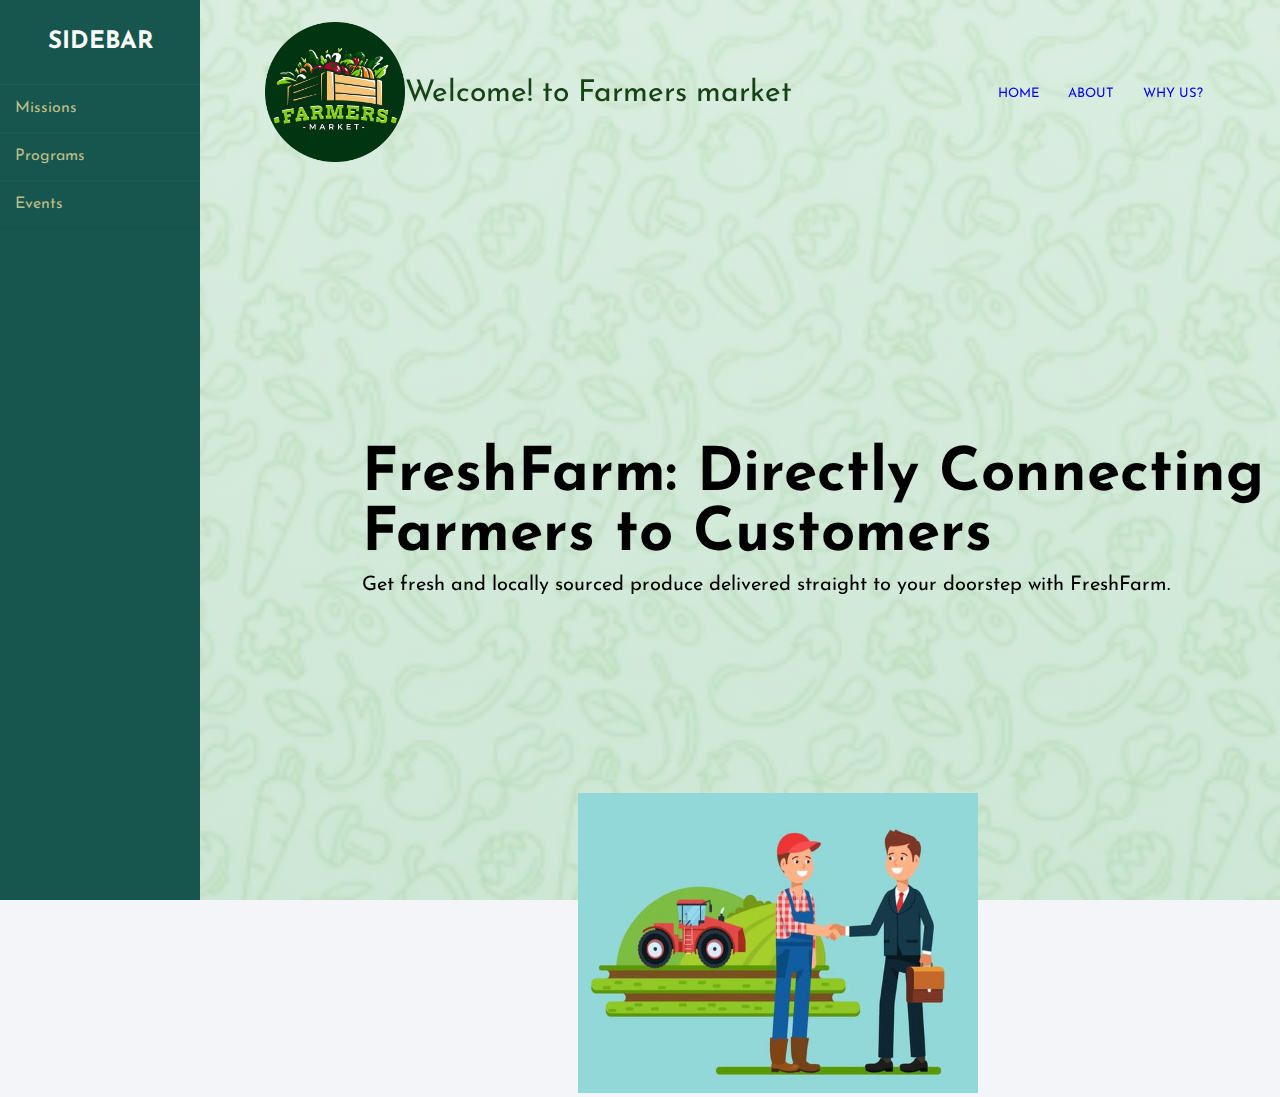
<file: index.html>
<!DOCTYPE html>
<html>
  <head>
    <meta name="viewport" content="with=device-width,initial-scale=1.0"> 
    <title>Farmer's Market</title>
    <link rel="stylesheet" href="style.css">
  </head>
  <body>
    <div class="wrapper">
        <div class="sidebar">
            <h2>Sidebar</h2>
            <ul>
                <li><a href="mission.html">Missions</a></li>
                <li><a href="programs.html">Programs</a></li>
                <li><a href="events.html">Events</a></li>
            </ul>
        </div>
    <section class="header">
        <nav>
            <a href="index.html"><img src="images/logo.png"></a>
            <p>Welcome! to Farmers market</p>
            <div class="nav-links">
                <ul class="nav-list">
                    <li><a href="index.html">HOME</a></li>
                    <li><a href="about.html">ABOUT</a></li>
                    <li><a href="whyus.html">WHY US?</a></li>
                </ul>
            </div>
        </nav>
    <div class="text-box">
        <h1>FreshFarm: Directly Connecting Farmers to Customers</h1>
        <p>Get fresh and locally sourced produce delivered straight to your doorstep with FreshFarm.</p>
    </div>
    <div class="image_main">
        <a href="index.html">
            <img src="images/mainimage.jpeg" width="400" height="300">
        </a>
    </div>
    </section>
  </body>
</html>
</file>
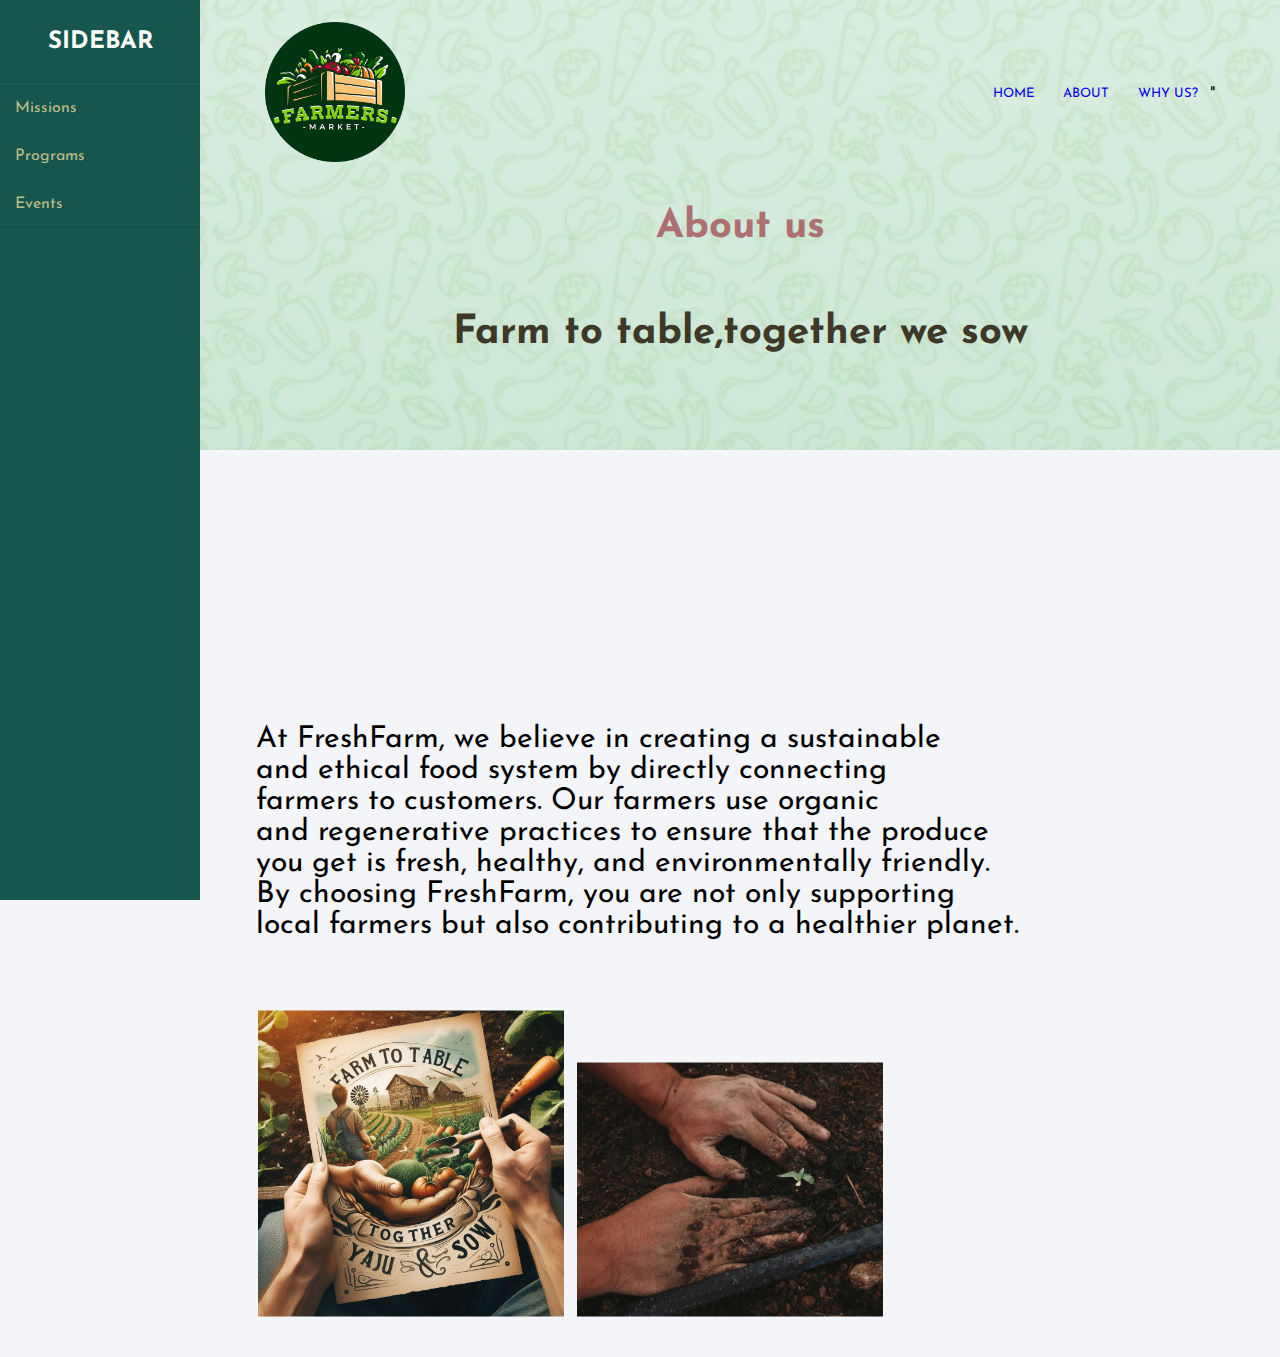
<file: about.html>
<!DOCTYPE html>
<html>
  <head>
    <meta name="viewport" content="with=device-width,initial-scale=1.0"> 
    <title>Farmer's Market</title>
    <link rel="stylesheet" href="style.css">
  </head>
  <body>
    <div class="wrapper">
        <div class="sidebar">
            <h2>Sidebar</h2>
            <ul>
                <li><a href="mission.html">Missions</a></li>
                <li><a href="programs.html">Programs</a></li>
                <li><a href="events.html">Events</a></li>
            </ul>
        </div>
    <section class="sub-header">
        <nav>
            <a href="index.html"><img src="images/logo.png"></a>
            <div class="nav-links">
                <ul class="nav-list">
                    <li><a href="index.html">HOME</a></li>
                    <li><a href="about.html">ABOUT</a></li>
                    <li><a href="whyus.html">WHY US?</a></li>
                </ul>
            </div>
            <i class="fa fa-bars" onclick="showMenu()"></i>"
        </nav>
        <h1>About us</h1>
        <p><b>Farm to table,together we sow</b></p>
    </section>
    <section class="about-us">
        <div class="row">
            <p>At FreshFarm, we believe in creating a sustainable<br>and ethical food system by directly connecting<br>farmers to customers. Our farmers use organic<br>and regenerative practices to ensure that the produce<br>you get is fresh, healthy, and environmentally friendly.<br> By choosing FreshFarm, you are not only supporting<br> local farmers but also contributing to a healthier planet.</p>

        </div>
        <div class="about-col">
                <img src="images/aboutus1.png">
                <img src="images/aboutus.jpg">
        </div>
    </section>
  </body>
</html>
</file>
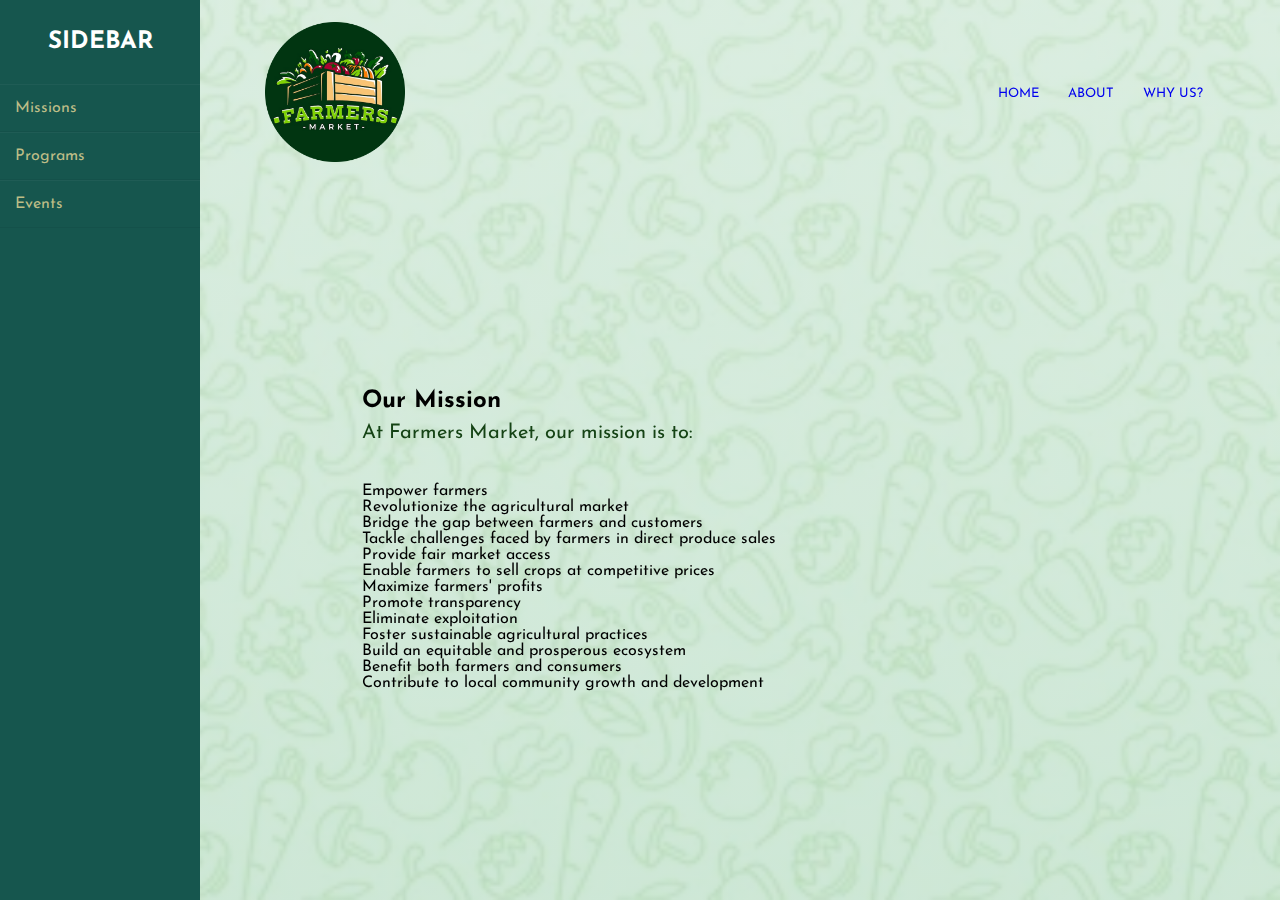
<file: mission.html>
<!DOCTYPE html>
<html>
  <head>
    <meta name="viewport" content="with=device-width,initial-scale=1.0"> 
    <title>Farmer's Market</title>
    <link rel="stylesheet" href="style.css">
  </head>
  <body>
    <div class="wrapper">
        <div class="sidebar">
            <h2>Sidebar</h2>
            <ul>
                <li><a href="mission.html">Missions</a></li>
                <li><a href="programs.html">Programs</a></li>
                <li><a href="events.html">Events</a></li>
            </ul>
        </div>
    <section class="header">
        <nav>
            <a href="index.html"><img src="images/logo.png"></a>
            <div class="nav-links">
                <ul class="nav-list">
                    <li><a href="index.html">HOME</a></li>
                    <li><a href="about.html">ABOUT</a></li>
                    <li><a href="whyus.html">WHY US?</a></li>
                </ul>
            </div>

    <div class="text-box">
        <h2>Our Mission</h2>
        <p>At Farmers Market, our mission is to:</p>
        <ul>
            <li>Empower farmers</li>
            <li>Revolutionize the agricultural market</li>
            <li>Bridge the gap between farmers and customers</li>
            <li>Tackle challenges faced by farmers in direct produce sales</li>
            <li>Provide fair market access</li>
            <li>Enable farmers to sell crops at competitive prices</li>
            <li>Maximize farmers' profits</li>
            <li>Promote transparency</li>
            <li>Eliminate exploitation</li>
            <li>Foster sustainable agricultural practices</li>
            <li>Build an equitable and prosperous ecosystem</li>
            <li>Benefit both farmers and consumers</li>
            <li>Contribute to local community growth and development</li>
        </ul>
    </section>
</body>
</html>
</file>
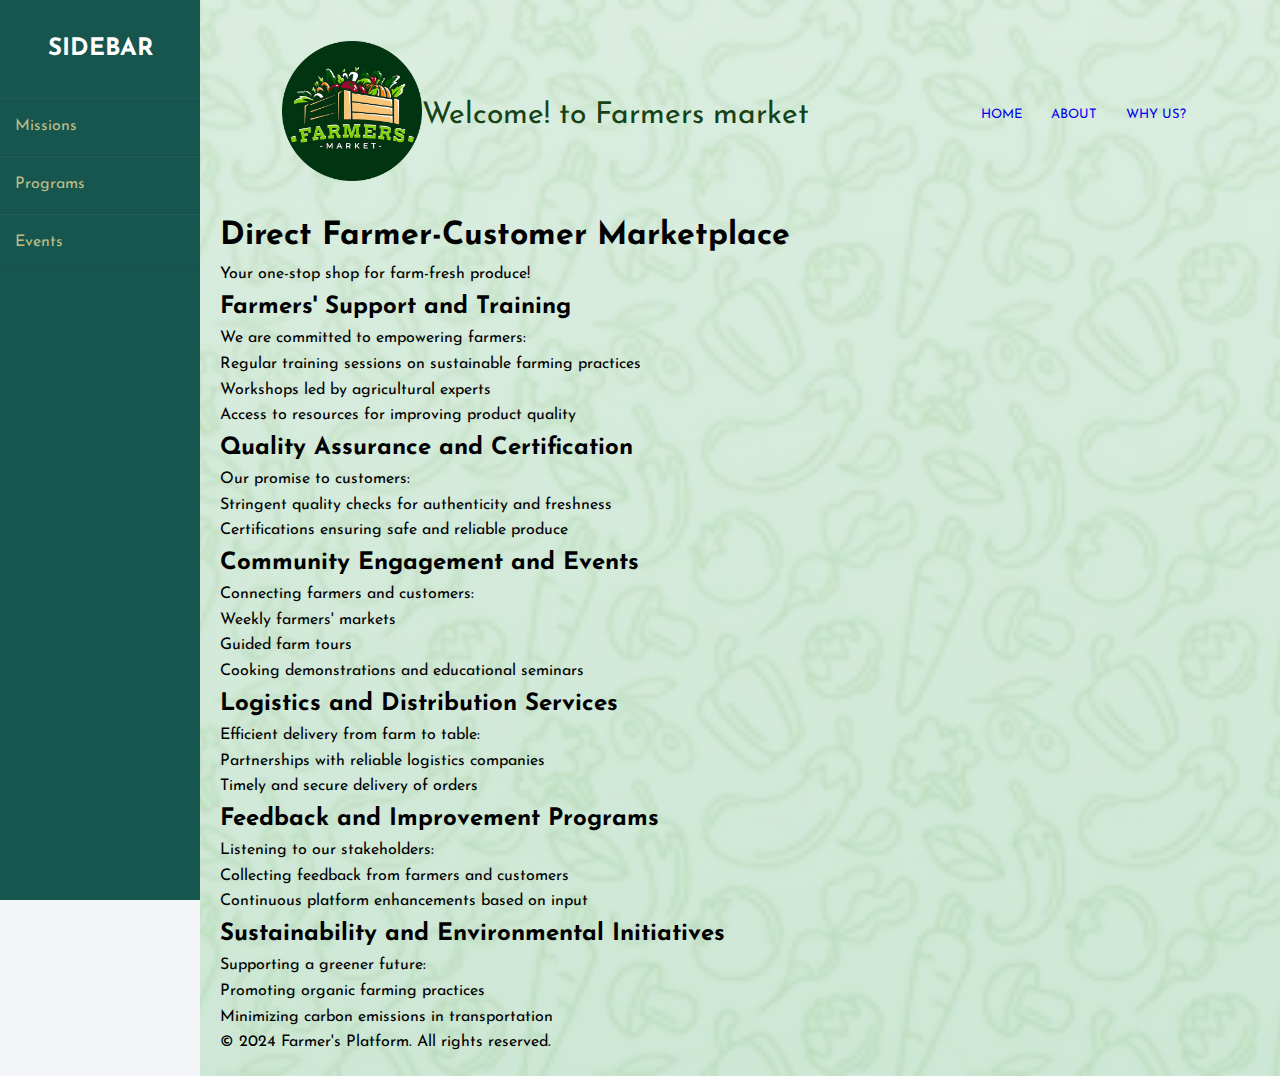
<file: programs.html>
<!DOCTYPE html>
<html>
  <head>
    <meta name="viewport" content="with=device-width,initial-scale=1.0"> 
    <title>Farmer's Market</title>
    <link rel="stylesheet" href="style.css">
  </head>
  <body>
    <div class="wrapper">
        <div class="sidebar">
            <h2>Sidebar</h2>
            <ul>
                <li><a href="mission.html">Missions</a></li>
                <li><a href="programs.html">Programs</a></li>
                <li><a href="events.html">Events</a></li>
            </ul>
        </div>
    <section class="header">
        <nav>
            <a href="index.html"><img src="images/logo.png"></a>
            <p>Welcome! to Farmers market</p>
            <div class="nav-links">
                <ul class="nav-list">
                    <li><a href="index.html">HOME</a></li>
                    <li><a href="about.html">ABOUT</a></li>
                    <li><a href="whyus.html">WHY US?</a></li>
                </ul>
            </div>
        </nav>
        <!DOCTYPE html>
    <style>
        /* Add your custom CSS styles here */
        body {
            font-family: Arial, sans-serif;
            line-height: 1.6;
            margin: 0;
            padding: 0;
        }
        .wrapper {
            display: flex;
        }
        .sidebar {
            background-color: #f5f5f5;
            padding: 20px;
            flex: 1;
        }
        .header {
            background-color: #ffffff;
            padding: 20px;
            flex: 3;
        }
        
        /* Additional styling for specific sections can be added */
    </style>
</head>
<body>
    <header>
        <h1>Direct Farmer-Customer Marketplace</h1>
        <p>Your one-stop shop for farm-fresh produce!</p>
    </header>

    <!-- Farmers' Support and Training Section -->
    <section id="support-training">
        <h2>Farmers' Support and Training</h2>
        <p>We are committed to empowering farmers:</p>
        <ul>
            <li>Regular training sessions on sustainable farming practices</li>
            <li>Workshops led by agricultural experts</li>
            <li>Access to resources for improving product quality</li>
        </ul>
    </section>

    <!-- Quality Assurance and Certification Section -->
    <section id="quality-assurance">
        <h2>Quality Assurance and Certification</h2>
        <p>Our promise to customers:</p>
        <ul>
            <li>Stringent quality checks for authenticity and freshness</li>
            <li>Certifications ensuring safe and reliable produce</li>
        </ul>
    </section>

    <!-- Community Engagement and Events Section -->
    <section id="community-events">
        <h2>Community Engagement and Events</h2>
        <p>Connecting farmers and customers:</p>
        <ul>
            <li>Weekly farmers' markets</li>
            <li>Guided farm tours</li>
            <li>Cooking demonstrations and educational seminars</li>
        </ul>
    </section>

    <!-- Logistics and Distribution Services Section -->
    <section id="logistics">
        <h2>Logistics and Distribution Services</h2>
        <p>Efficient delivery from farm to table:</p>
        <ul>
            <li>Partnerships with reliable logistics companies</li>
            <li>Timely and secure delivery of orders</li>
        </ul>
    </section>

    <!-- Feedback and Improvement Programs Section -->
    <section id="feedback">
        <h2>Feedback and Improvement Programs</h2>
        <p>Listening to our stakeholders:</p>
        <ul>
            <li>Collecting feedback from farmers and customers</li>
            <li>Continuous platform enhancements based on input</li>
        </ul>
    </section>

    <!-- Sustainability Initiatives Section -->
    <section id="sustainability">
        <h2>Sustainability and Environmental Initiatives</h2>
        <p>Supporting a greener future:</p>
        <ul>
            <li>Promoting organic farming practices</li>
            <li>Minimizing carbon emissions in transportation</li>
        </ul>
    </section>

    <footer>
        <p>© 2024 Farmer's Platform. All rights reserved.</p>
    </footer>
</body>
</html>
</file>
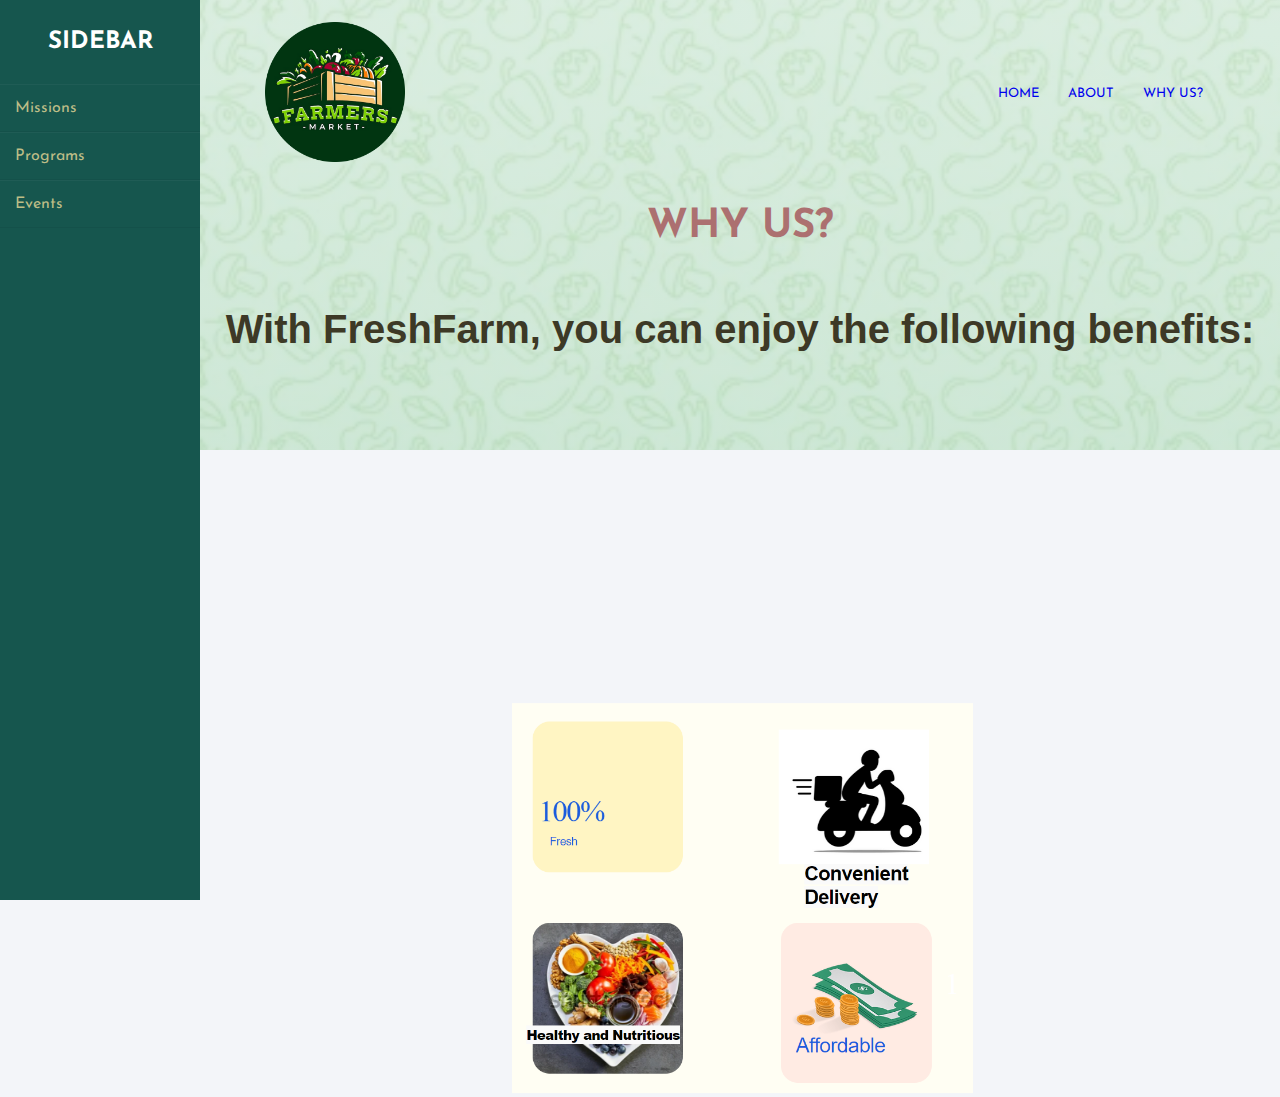
<file: whyus.html>
<!DOCTYPE html>
<html>
  <head>
    <meta name="viewport" content="with=device-width,initial-scale=1.0"> 
    <title>Farmer's Market</title>
    <link rel="stylesheet" href="style.css">
  </head>
  <body>
    <div class="wrapper">
      <div class="sidebar">
          <h2>Sidebar</h2>
          <ul>
            <li><a href="mission.html">Missions</a></li>
            <li><a href="programs.html">Programs</a></li>
            <li><a href="events.html">Events</a></li>
          </ul>
      </div>
    <section class="sub-header">
        <nav>
            <a href="index.html"><img src="images/logo.png"></a>
            <div class="nav-links">
                <ul class="nav-list">
                    <li><a href="index.html">HOME</a></li>
                    <li><a href="about.html">ABOUT</a></li>
                    <li><a href="whyus.html">WHY US?</a></li>
                </ul>
            </div>
            <i class="fa fa-bars" onclick="showMenu()"></i>
        </nav>
        <h1>WHY US?</h1>
        <p>With FreshFarm, you can enjoy the following benefits:</p>
    </section>
    <section class="why-us">
        <img src="images/whyus.PNG">
    </section>
  </body>
</html>
</file>
<file: style.css>
@import url('https://fonts.googleapis.com/css?family=Josefin+Sans&display=swap');

*{
    margin: 0;
    padding: 0;
    box-sizing: border-box;
    list-style: none;
    text-decoration: none;
    font-family: 'Josefin Sans', sans-serif;
}

body{
    background: #f3f5f9;
}

.wrapper{
    display: flex;
    position: relative;
}
.wrapper .sidebar{
    position: fixed;
    width: 200px;
    height: 100%;
    background: #16564e;
    padding: 30px 0;
}

.wrapper .sidebar h2{
    color: #fff;
    text-transform: uppercase;
    text-align: center;
    margin-bottom: 30px;
}
.wrapper .sidebar ul li{
    padding: 15px;
    border-bottom: 1px solid rgba(0,0,0,0.05);
    border-top: 1px solid rgba(225,225,225,0.05);
}

.wrapper .sidebar ul li a{
    color: #bdbd87;
    display: block;
}


.wrapper .sidebar ul li:hover{
    background:#baababf7;
}
.wrapper .sidebar ul li:hover a{
    color: #fff;
}


*{
    margin:0;
    padding:0;
}
.header{
    margin-left:200px;
    min-height:100vh;
    width:100%;
    background-image:linear-gradient(rgba(203, 230, 212, 0.7),rgba(185, 221, 197, 0.7)),url(images/backgroud.PNG);
    background-position: center;
    background-size: cover;
    position: relative;
}
nav{
    display: flex;
    padding:2% 6%;
    justify-content: space-between ;
    align-items:center;
}
nav img{
    width: 140px;
}
nav p{
    font-size:30px;
    color: rgb(21, 67, 21);
}
.nav-links{
    flex: 1;
    text-align: right;
}
.nav-links ul li{
    list-style:  none;
    display: inline-block;
    padding: 8px 12px;
    position: relative;
    justify-content: space-between;
}
.nav-links ul li a{
    text-decoration: none;
    font-size: 13px;
}
.nav-links ul li::after{
    content: '';
    width: 0%;
    height: 2px;
    background: #f44336;
    display:block;
    margin: auto;
    transition: 0.5s;
}
.nav-links ul li:hover::after{
    width:100%;
}
.text-box{
    width:90%;
    position:absolute;
    top:60%;
    left:60%;
    transform:translate(-50%,-50%);
}
.text-box0 {
    width:90%;
    position:absolute;
    top:80%;
    left:60%;
    transform:translate(-50%,-50%);
}
.text-box1{
    width:90%;
    position:absolute;
    top:150%;
    left:75%;
    transform:translate(-50%,-50%);
}
.text-box2{
    width:90%;
    position:absolute;
    top:200%;
    left:45%;
    transform:translate(-50%,-50%);
}
.text-box1 img{
    width:15%;
    height: 15%;
}
.text-box0 img{
    width:20%;
    height: 20%;
}
.text-box h1{
    font-size: 60px;
}
.text-box p{
    margin: 10px 0 40px;
    font-size: 20px;
}
.hero-btn{
    display: inline-block;
    text-decoration: none;
    color: black;
    border: 1px solid #fff;
    padding: 12px 34px;
    font-size:13px;
    background:transparent;
    position:relative;
    cursor: pointer;
}
.image_main{
    width:90%;
    position:absolute;
    top:105%;
    left:80%;
    transform:translate(-50%,-50%);
}
.button_1{
    width:90%;
    position:absolute;
    top:145%;
    left:85%;
    transform:translate(-50%,-50%);

}
.button_1 a{
    font-size: 45px;
    display: inline-block;
    text-decoration: none;
    border: 2px solid #1c5740;
    padding: 12px 34px;
    background:transparent;
    position:relative;
    cursor: pointer;
}
.button_1 a:hover{
    border: 1px solid rgba(203, 230, 212);
    background: rgba(203, 230, 212);
    transition: 1s;
}
/*-----------  about us page---------*/
.sub-header{
    margin-left:200px;
    height:50vh;
    width:100%;
    background-image:linear-gradient(rgba(203, 230, 212, 0.7),rgba(185, 221, 197, 0.7)),url(images/backgroud.PNG);
    background-position: center;
    background-size: cover;
    text-align:center;
}
.sub-header h1{
    margin-top: 20px;
    font-size: 40px;
    color: rgb(172, 112, 112);
}
.sub-header p {
    margin-top: 60px;
    font-size: 40px;
    color: #3d3926; /* Choose your desired color (hex, RGB, or color name) */
    font-weight: bold; /* Make the text bold */
    font-family: Arial, sans-serif; /* Specify a font family */
    /* You can add more font properties here if needed */
}

.about-col{
    font-size: 40px;
}
.about-col p{
    margin: 10px 0 40px;
    font-size:20px;
    color: #86d0b9; /* Choose your desired color (hex, RGB, or color name) */
    font-weight: bold; /* Make the text bold */
    font-family: Arial, sans-serif; 
}
.about-us{
    position:absolute;
    top:230%;
    left:60%;
    transform:translate(-50%,-50%);
    width:80%;
}
.about-us p{
    margin: 10px 0 40px;
    font-size: 30px;
}
.about-col{
    flex-basis:48%;
    padding:30px 2px;
}
.about-col p{
    flex-basis:48%;
    padding:30px 2px;
}
.about-col img{
    width:30%;
    height: 30%;
}
/* Add this to your existing CSS */
.why-us{
    width:90%;
    position:absolute;
    top:200%;
    left:85%;
    transform:translate(-50%,-50%);
}
.why-us img{
    width:40%;
    height: 30%;
}
.farmers-markets {
    margin-left:200px;
    position:absolute;
    top:230%;
    transform:translate(-50%,-50%);
    width:80%;
}
.farmers-markets p{
    top:10%;
    left:60%;
    transform:translate(-50%,-50%);
    margin: 10px 0 40px;
    font-size: 30px;
}
.farmers-markets h2{
    margin-top: 100px;
    font-size: 40px;
    color: rgb(172, 112, 112);
}
</file>
